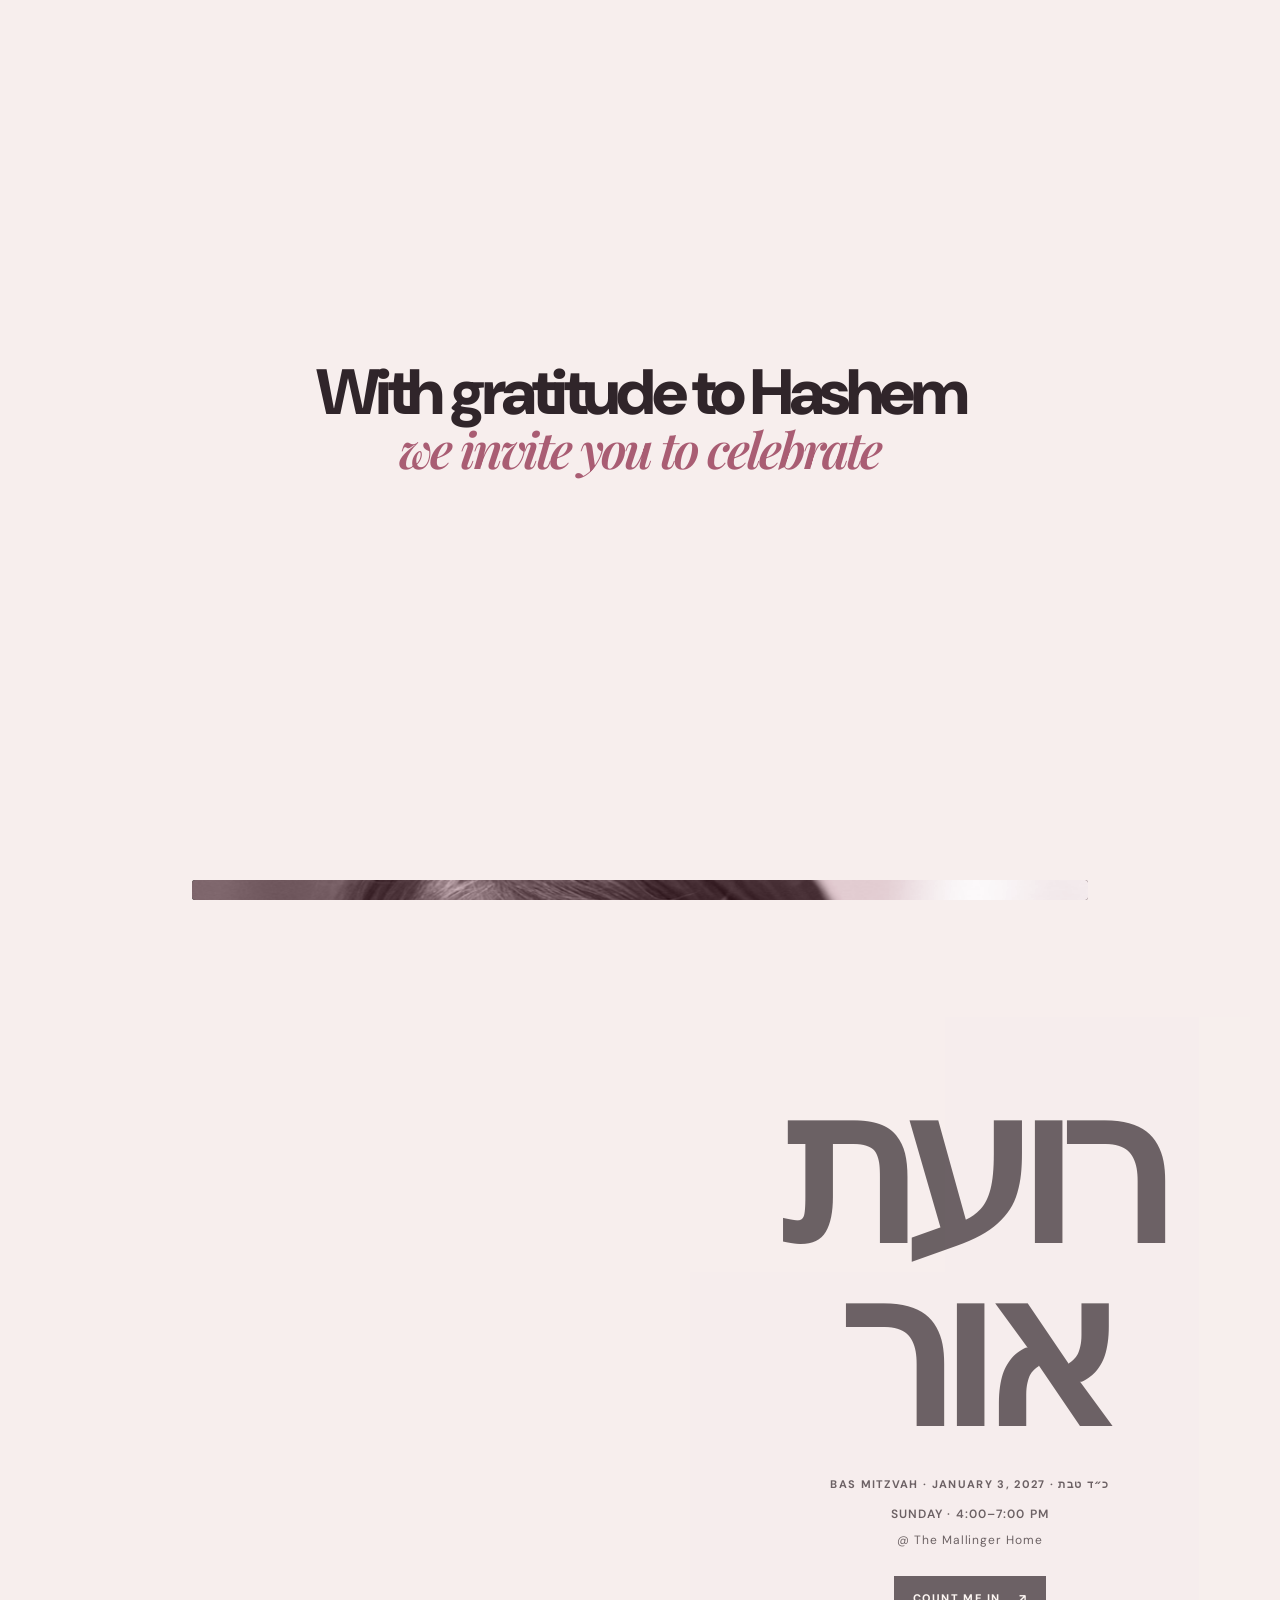
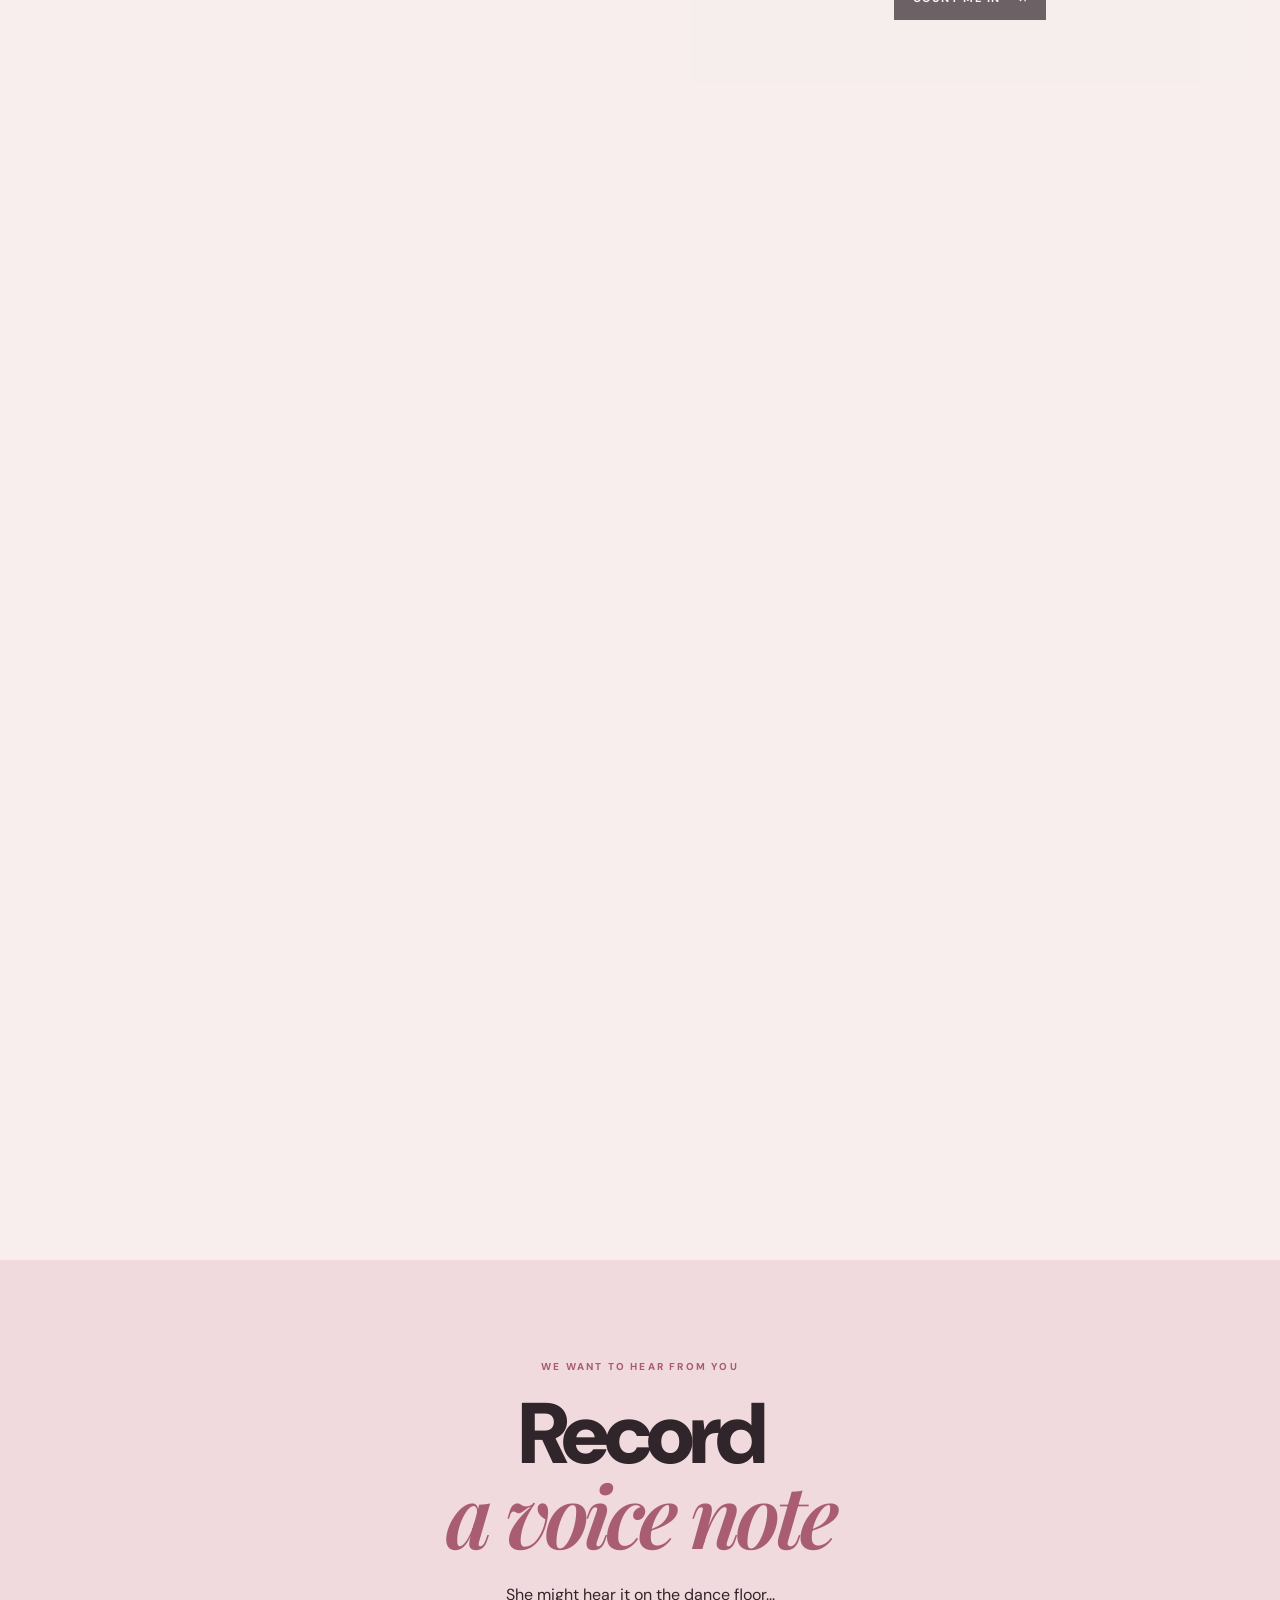
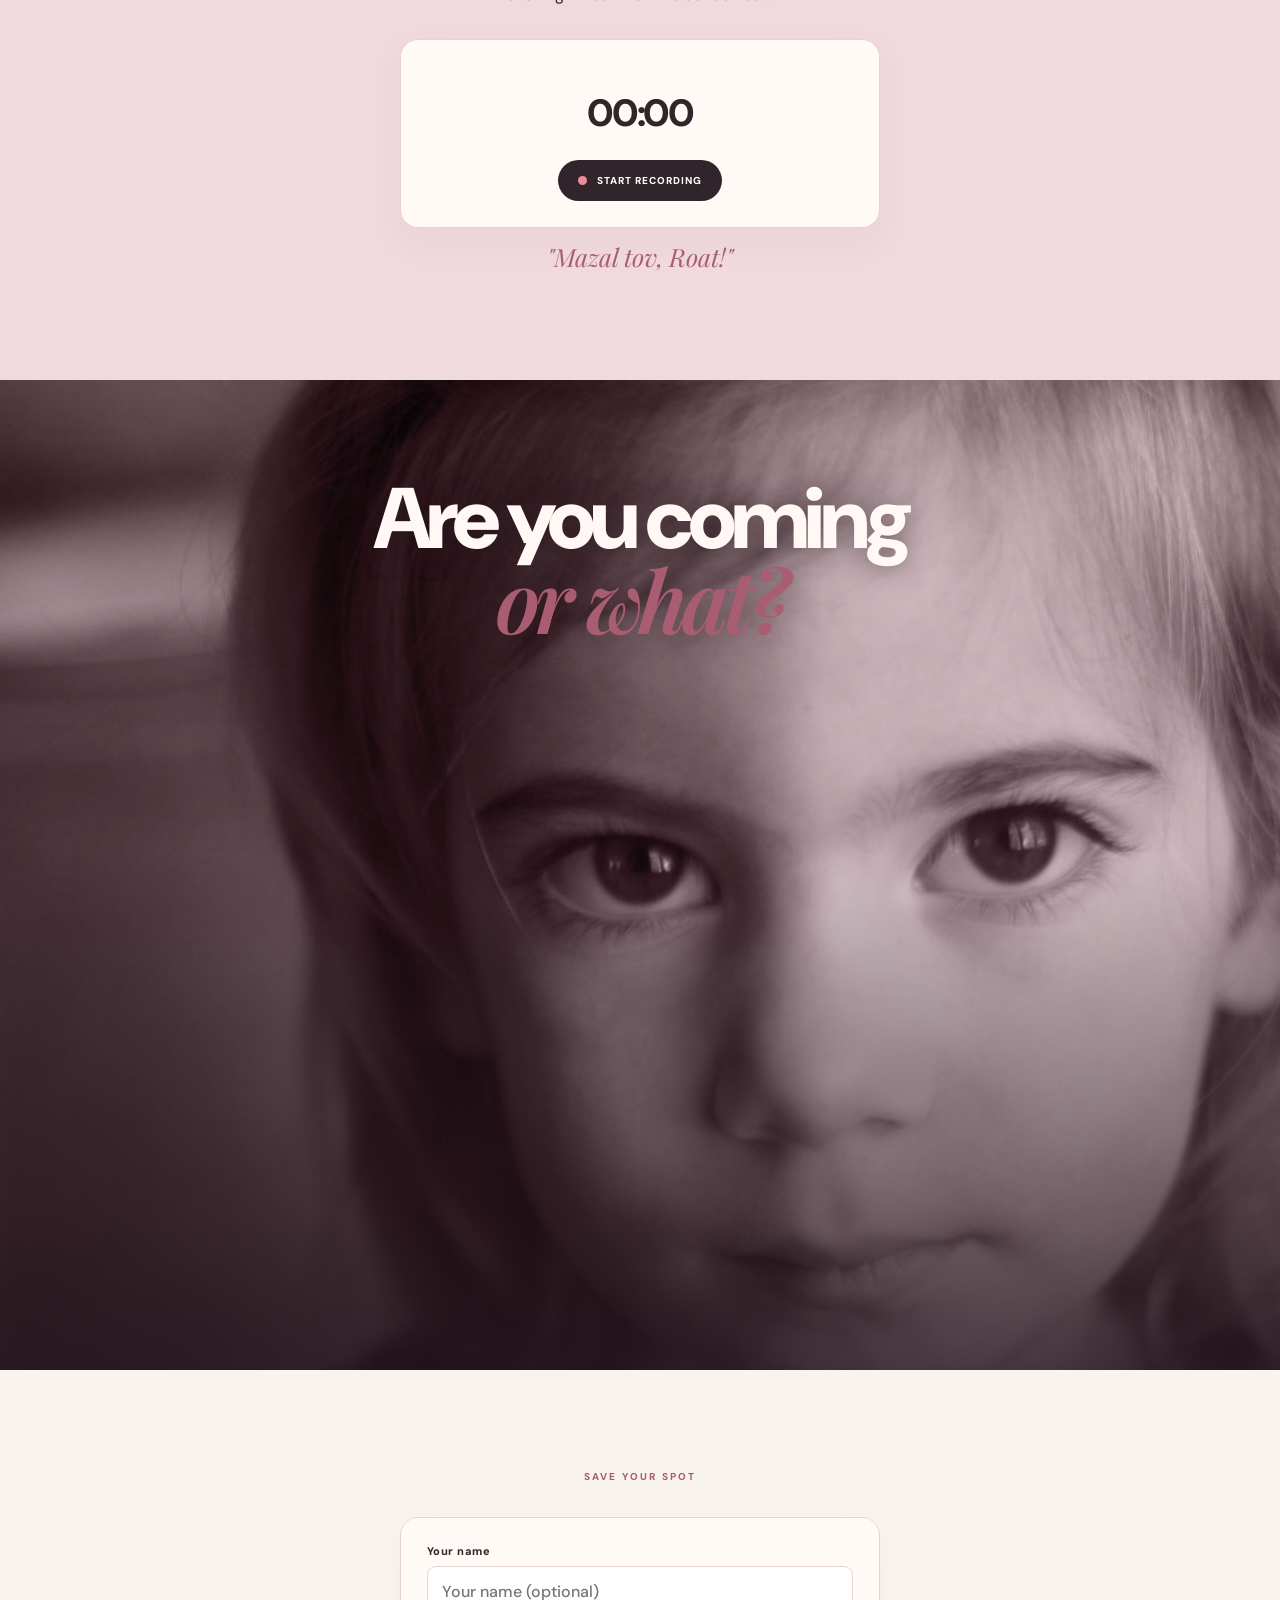
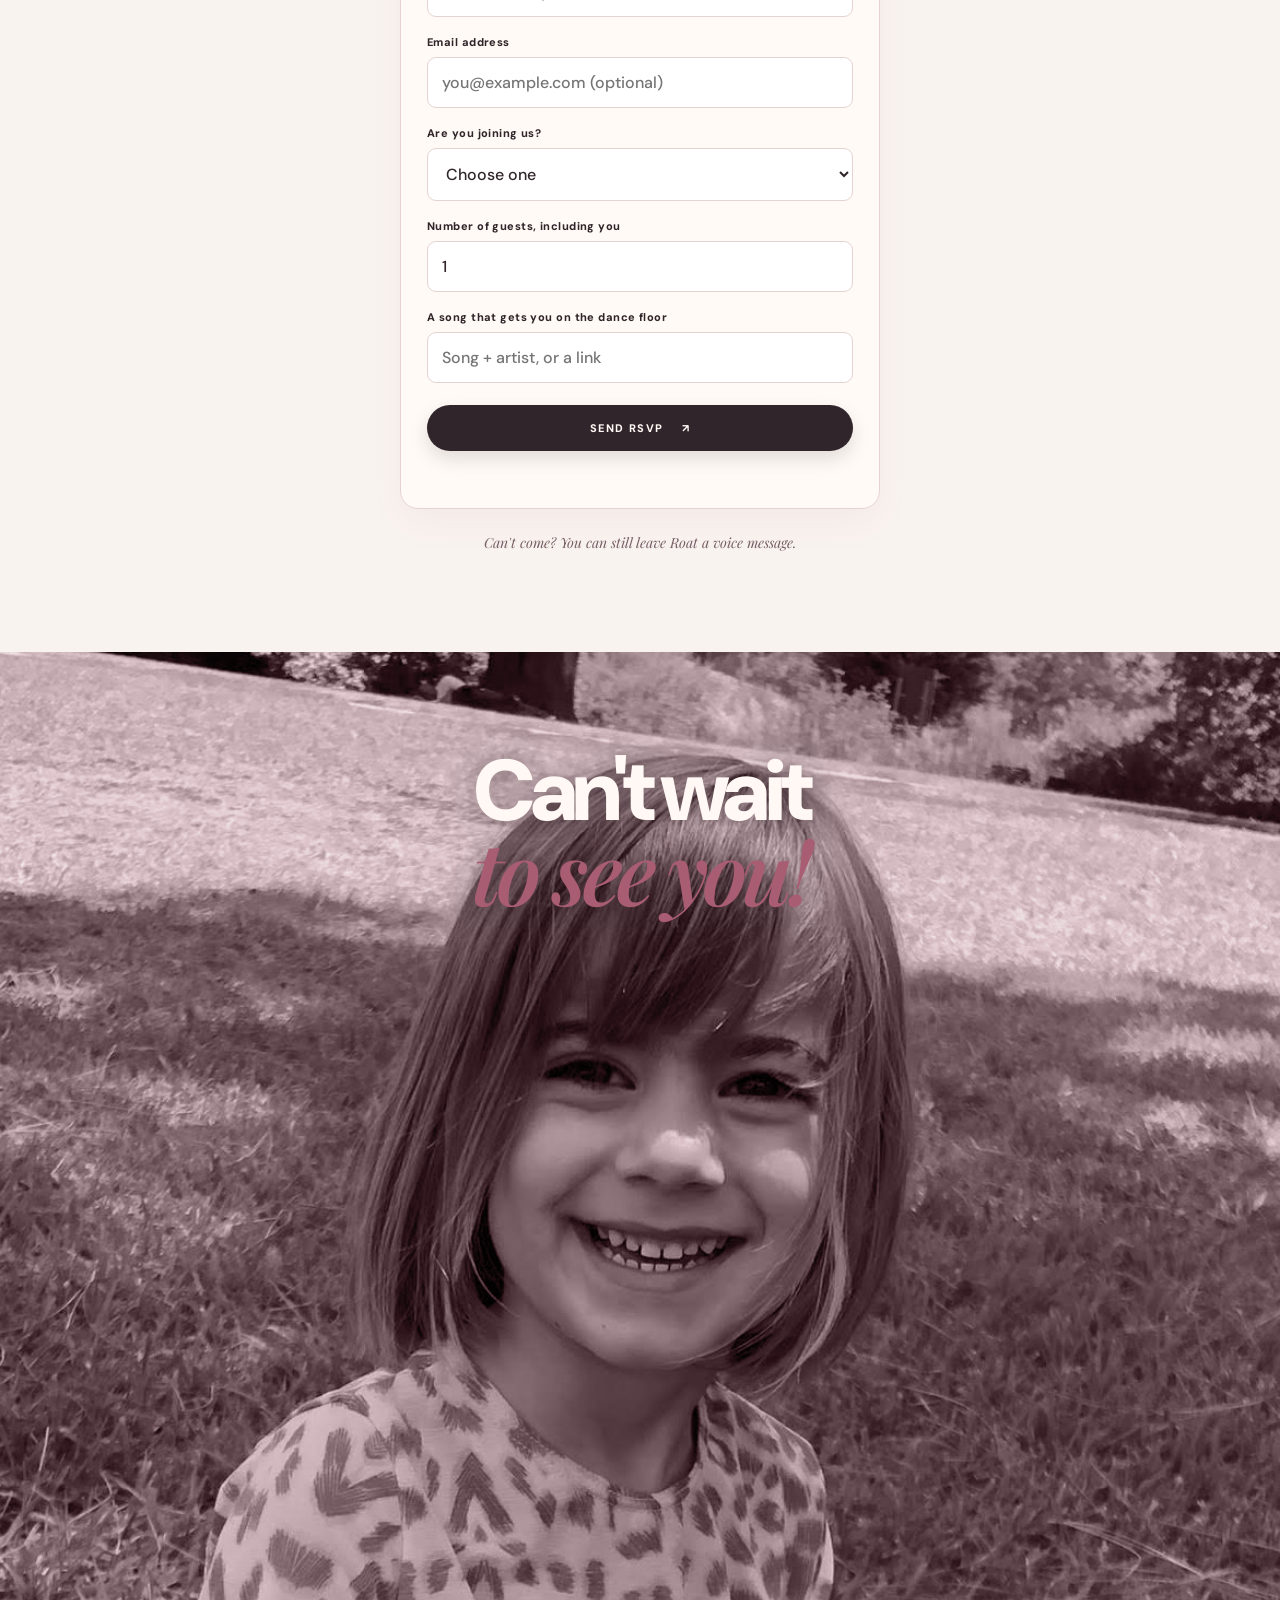
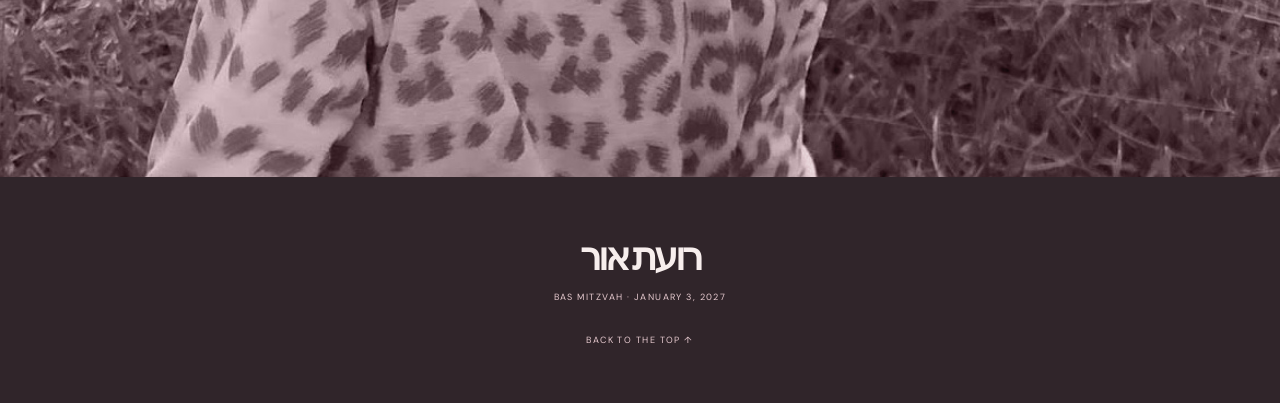
<file: index.html>
<!doctype html>
<html lang="en">
<head>
  <meta charset="utf-8">
  <meta name="viewport" content="width=device-width, initial-scale=1">
  <meta name="theme-color" content="#f7eeed">
  <title>רועת אור · Bas Mitzvah</title>
  <meta name="description" content="You're invited to celebrate Roat's Bas Mitzvah.">
  <meta property="og:type" content="website">
  <meta property="og:url" content="https://themallingers.github.io/roatsBasMitzvah/?v=3">
  <meta property="og:title" content="Roat's Bas Mitzvah · רועת אור">
  <meta property="og:description" content="You're invited to celebrate Roat's Bas Mitzvah · January 3, 2027 · 4–7 PM.">
  <meta property="og:image" content="https://themallingers.github.io/roatsBasMitzvah/roat1.jpg?v=3">
  <meta property="og:image:secure_url" content="https://themallingers.github.io/roatsBasMitzvah/roat1.jpg?v=3">
  <meta property="og:image:type" content="image/jpeg">
  <meta property="og:image:alt" content="Roat · Bas Mitzvah invitation">
  <meta name="twitter:card" content="summary_large_image">
  <meta name="twitter:title" content="Roat's Bas Mitzvah · רועת אור">
  <meta name="twitter:description" content="You're invited to celebrate Roat's Bas Mitzvah · January 3, 2027 · 4–7 PM.">
  <meta name="twitter:image" content="https://themallingers.github.io/roatsBasMitzvah/roat1.jpg?v=3">
  <meta name="twitter:image:alt" content="Roat · Bas Mitzvah invitation">
  <link rel="preconnect" href="https://fonts.googleapis.com">
  <link rel="preconnect" href="https://fonts.gstatic.com" crossorigin>
  <link href="https://fonts.googleapis.com/css2?family=DM+Sans:wght@400;500;600;700;800;900&family=Playfair+Display:ital,wght@1,600&display=swap" rel="stylesheet">
  <link rel="stylesheet" href="styles.css">
</head>
<body>
  <main>
    <section class="opening-screen" id="top" aria-label="Welcome">
      <p><span class="gratitude-heading">With gratitude to Hashem</span><br><span class="pink-italic">we invite you to celebrate</span></p>
    </section>

    <section class="hero-image-scene" aria-label="Roat">
      <div class="hero-stage">
        <div class="hero-image">
          <img src="roat1.jpg" alt="">
        </div>
        <header class="hero-details">
          <div class="hero-copy">
            <h1 class="hero-name" dir="rtl">רועת אור</h1>
            <p class="event-type">BAS MITZVAH · JANUARY 3, 2027 <span class="hebrew-date" dir="rtl">כ״ד טבת ·</span></p>
            <p class="hero-date">SUNDAY · 4:00–7:00 PM</p>
            <p class="hero-note">@ The Mallinger Home</p>
            <a class="primary-button" href="#rsvp">COUNT ME IN <span aria-hidden="true">↗</span></a>
          </div>
        </header>
      </div>
    </section>

    <section class="details section heat-section">
      <video class="heat-video" autoplay muted loop playsinline preload="metadata" aria-hidden="true">
        <source src="257593_tiny.mp4" type="video/mp4" media="(max-width: 700px)">
        <source src="fire.mp4" type="video/mp4">
      </video>
      <div class="heat-overlay" aria-hidden="true"></div>
      <div class="heat-content">
        <p class="eyebrow">THE PLAN</p>
        <h2>We'll bring<br><em class="pink-italic">the heat.</em></h2>
        <p class="details-copy">We'll have heaters and a bonfire to keep things cozy.</p>
        <div class="food-grid">
          <article><span class="food-icon">✳</span><h3>SUSHI BAR</h3></article>
          <article><span class="food-icon">♡</span><h3>SOUP BAR</h3></article>
          <article><span class="food-icon">✦</span><h3>HOT CHOCOLATE</h3></article>
          <article><span class="food-icon">🔥</span><h3>SMORES</h3></article>
        </div>
        <p class="warm-note">DRESS WARM — IT'S A WINTER NIGHT OUTSIDE.</p>
      </div>
    </section>

    <section class="voice section">
      <p class="eyebrow">WE WANT TO HEAR FROM YOU</p>
      <h2>Record<br><em class="pink-italic">a voice note</em></h2>
      <p>She might hear it on the dance floor...</p>
      <div class="form-card recorder-card">
        <div class="recording-time" id="recording-time">00:00</div>
        <div class="record-controls" id="record-controls">
          <button class="record-button" id="record-button" type="button"><span class="record-dot"></span><span id="record-label">START RECORDING</span></button>
          <button class="text-button" id="stop-button" type="button" hidden>STOP</button>
        </div>
        <div class="voice-review" id="voice-review" hidden>
          <audio id="preview-audio" controls></audio>
          <input id="voice-name" maxlength="100" placeholder="Your name (optional)" autocomplete="name" aria-label="Your name (optional)">
          <button class="secondary-button" id="submit-voice" type="button" disabled>SUBMIT</button>
        </div>
      </div>
      <p class="voice-prompt" id="voice-prompt" aria-live="polite">"Mazal tov, Roat!"</p>
    </section>

    <section class="mad-section" aria-label="Are you coming or what?">
      <img src="mad.JPG" alt="A playful invitation to Roat's Bas Mitzvah" loading="lazy">
      <h2 class="photo-heading">Are you coming<br><em class="pink-italic">or what?</em></h2>
    </section>

    <section class="rsvp section" id="rsvp">
      <p class="eyebrow">SAVE YOUR SPOT</p>
      <form id="rsvp-form" class="form-card">
        <label>Your name<input name="name" autocomplete="name" maxlength="100" placeholder="Your name (optional)"></label>
        <label>Email address<input name="email" type="email" autocomplete="email" maxlength="254" placeholder="you@example.com (optional)"></label>
        <label>Are you joining us?
          <select name="attending">
            <option value="">Choose one</option>
            <option value="yes">Yes, can't wait!</option>
            <option value="no">Sorry, can't make it</option>
          </select>
        </label>
        <label>Number of guests, including you
          <input name="guest_count" type="number" min="1" max="20" value="1">
        </label>
        <label>A song that gets you on the dance floor
          <input name="song" maxlength="500" placeholder="Song + artist, or a link">
        </label>
        <button class="primary-button form-submit" type="submit">SEND RSVP <span>↗</span></button>
        <p class="form-message" id="rsvp-message" role="status"></p>
      </form>
      <p class="still-invited">Can't come? You can still leave Roat a voice message.</p>
    </section>

    <section class="photo-section" aria-label="A photo of Roat">
      <h2 class="photo-speech-bubble photo-heading">Can't wait<br><em class="pink-italic">to see you!</em></h2>
      <img src="roatExcited.jpg" alt="Roat smiling in her car seat" loading="lazy">
    </section>

    <footer>
      <div class="footer-mark" dir="rtl">רועת אור</div>
      <p>BAS MITZVAH · JANUARY 3, 2027</p>
      <a href="#top">BACK TO THE TOP ↑</a>
    </footer>
  </main>
  <div class="toast" id="site-toast" role="status" aria-live="polite" aria-atomic="true"></div>
  <script type="module" src="app.js"></script>
</body>
</html>
</file>
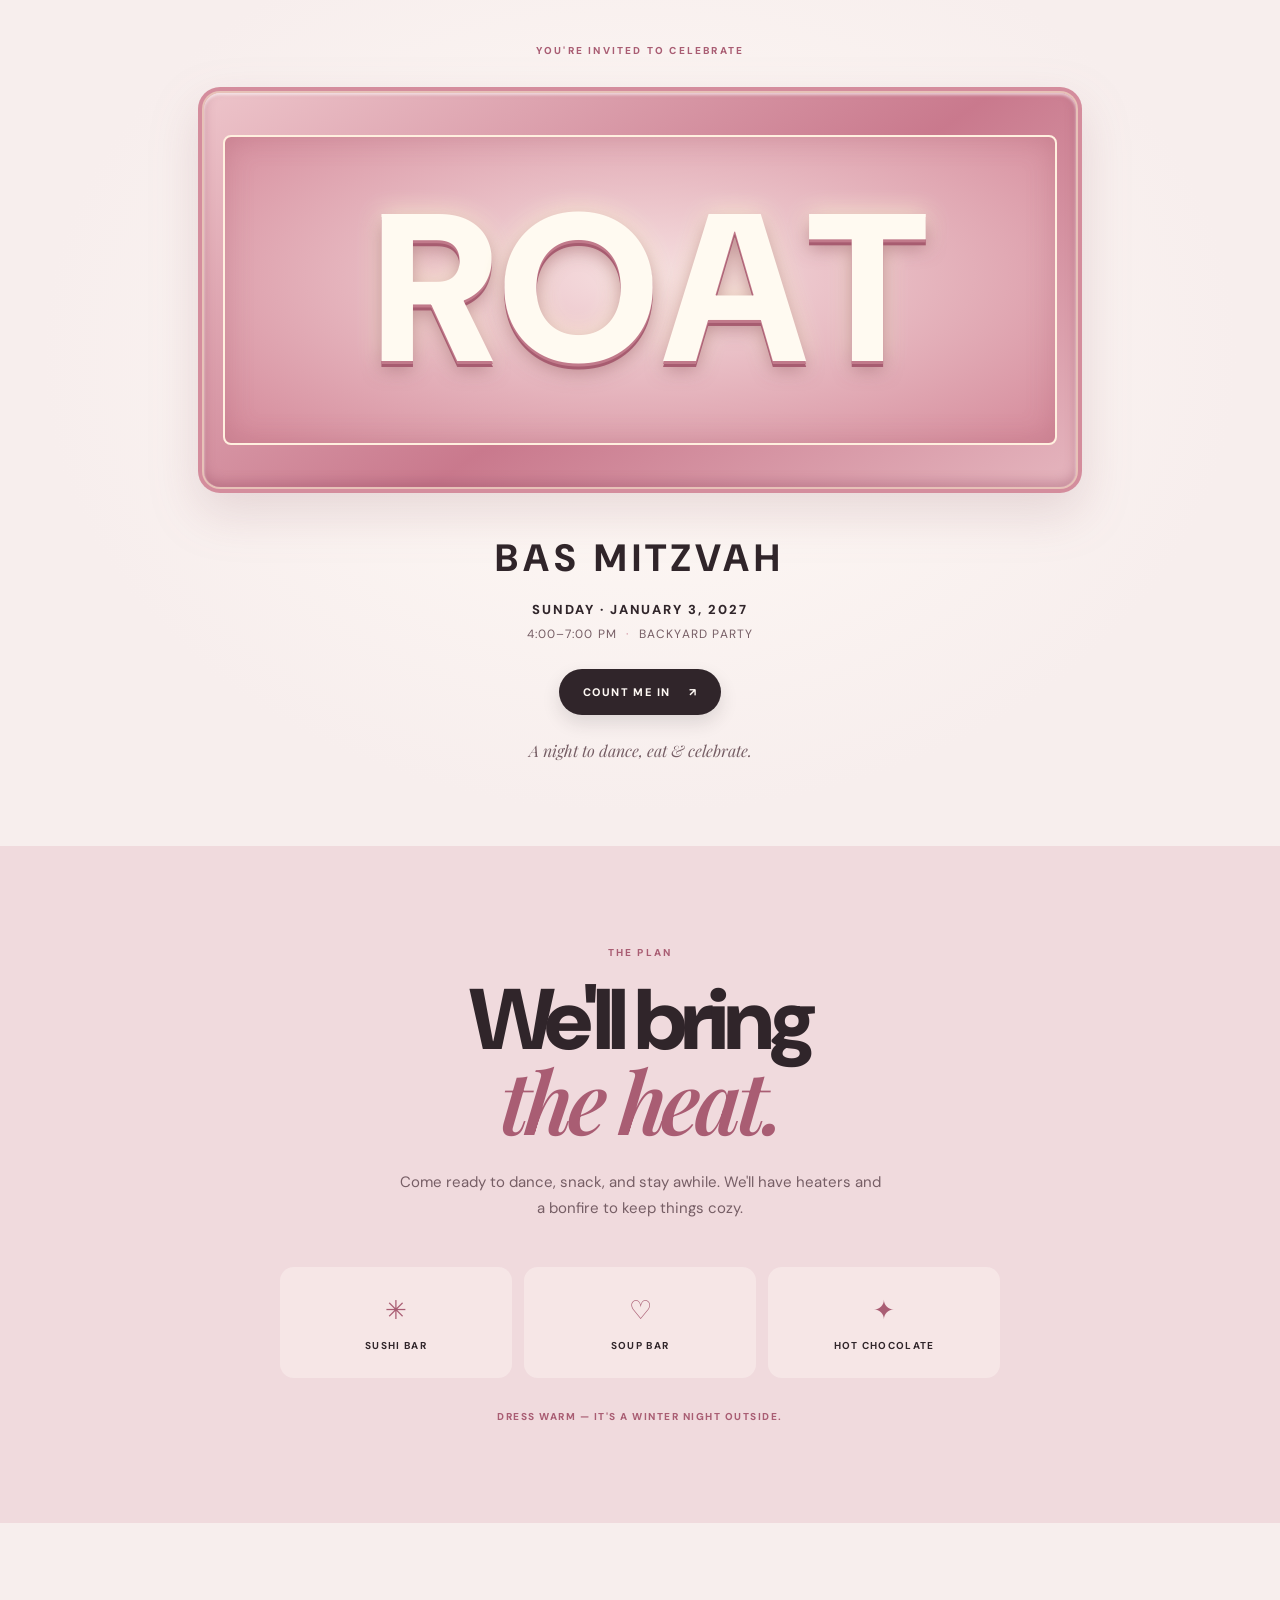
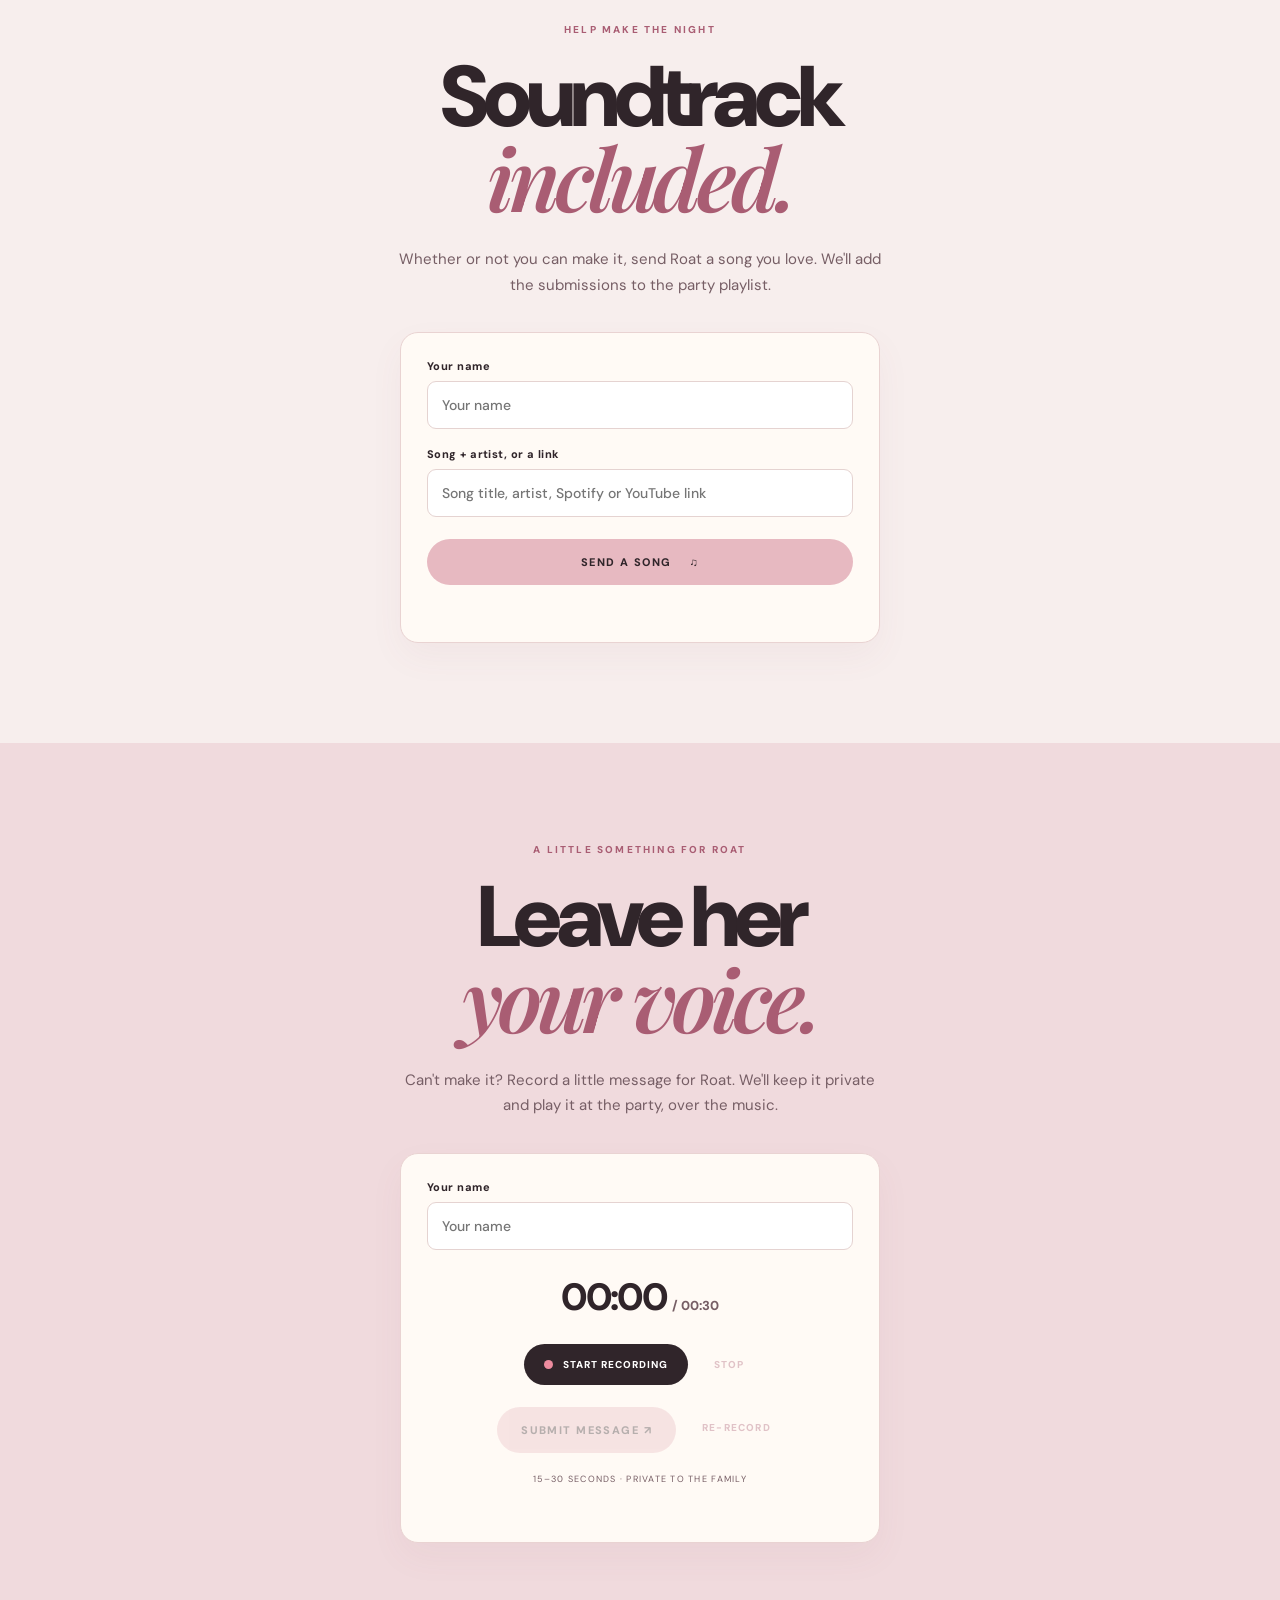
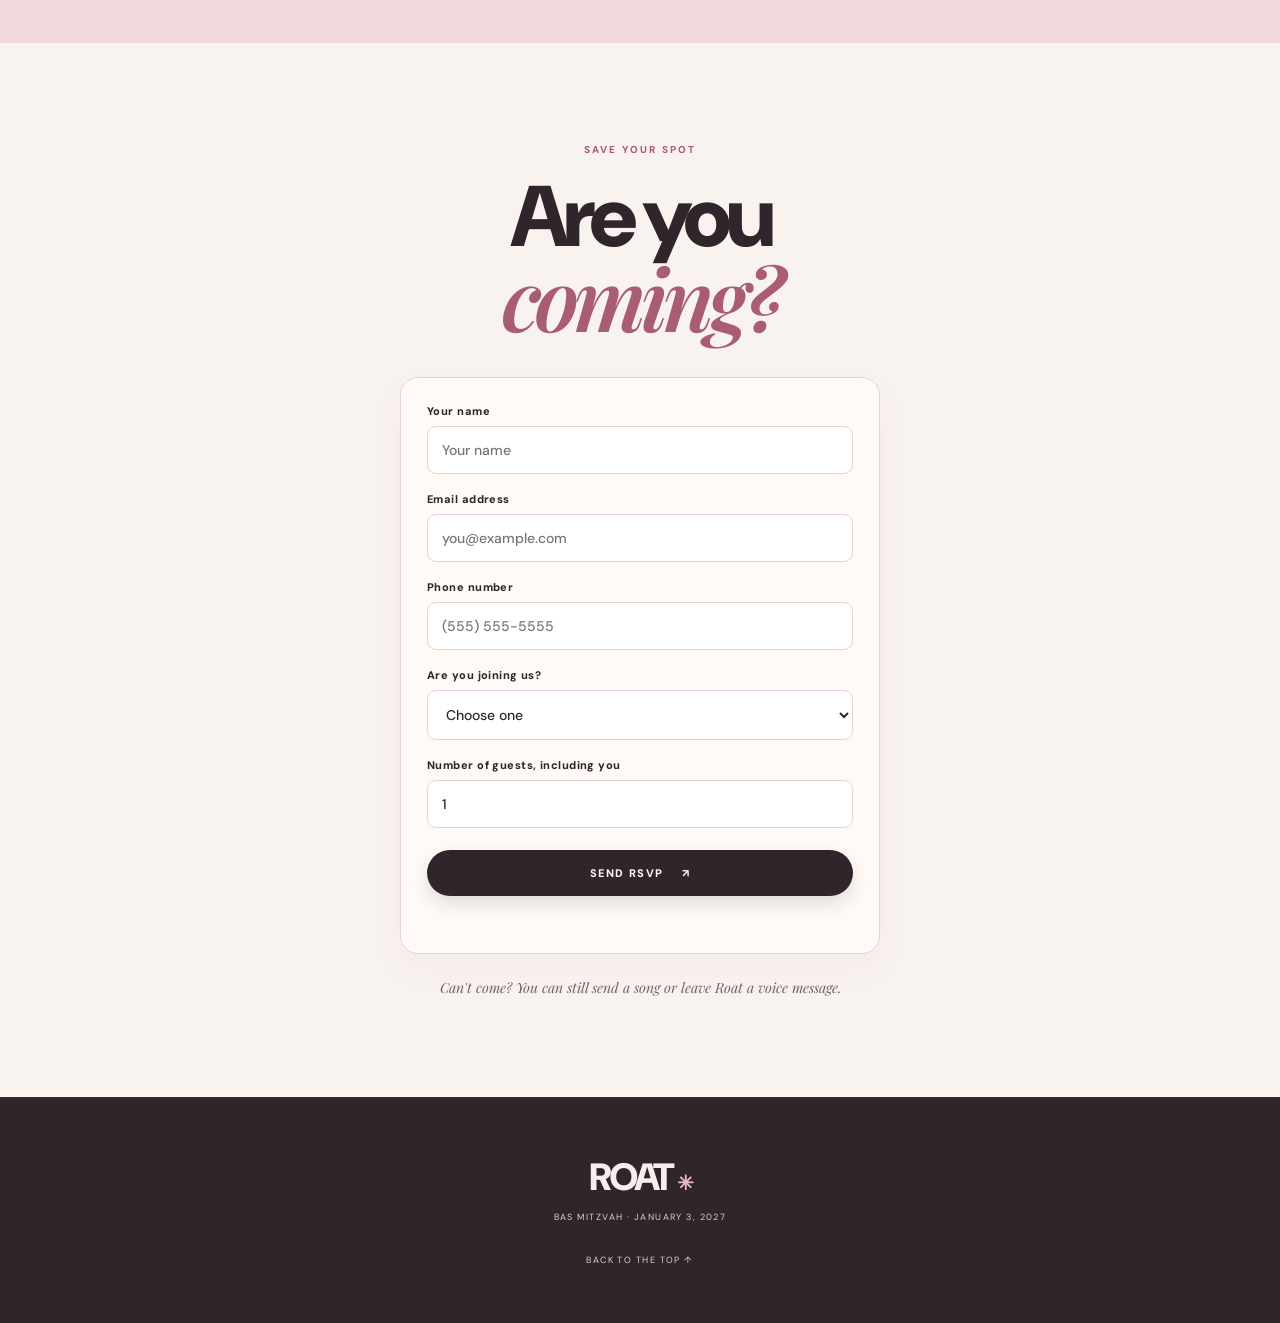
<file: roat-invitation/index.html>
<!doctype html>
<html lang="en">
<head>
  <meta charset="utf-8">
  <meta name="viewport" content="width=device-width, initial-scale=1">
  <meta name="theme-color" content="#f7eeed">
  <title>Roat · Bas Mitzvah</title>
  <meta name="description" content="You're invited to celebrate Roat's Bas Mitzvah.">
  <link rel="preconnect" href="https://fonts.googleapis.com">
  <link rel="preconnect" href="https://fonts.gstatic.com" crossorigin>
  <link href="https://fonts.googleapis.com/css2?family=DM+Sans:wght@400;500;600;700;800;900&family=Playfair+Display:ital,wght@1,600&display=swap" rel="stylesheet">
  <link rel="stylesheet" href="styles.css">
</head>
<body>
  <main>
    <header class="hero" id="top">
      <p class="eyebrow">YOU'RE INVITED TO CELEBRATE</p>
      <div class="marquee-wrap" aria-label="Roat">
        <div class="marquee" id="marquee">
          <div class="bulbs bulbs-top" aria-hidden="true"></div>
          <div class="marquee-face">
            <div class="marquee-word" aria-label="ROAT">
              <span>R</span><span>O</span><span>A</span><span>T</span>
            </div>
          </div>
          <div class="bulbs bulbs-bottom" aria-hidden="true"></div>
        </div>
      </div>
      <h1 class="event-type">BAS MITZVAH</h1>
      <p class="hero-date">SUNDAY · JANUARY 3, 2027</p>
      <p class="hero-time">4:00–7:00 PM <span>·</span> BACKYARD PARTY</p>
      <a class="primary-button" href="#rsvp">COUNT ME IN <span aria-hidden="true">↗</span></a>
      <p class="hero-note">A night to dance, eat & celebrate.</p>
    </header>

    <section class="details section">
      <p class="eyebrow">THE PLAN</p>
      <h2>We'll bring<br><em>the heat.</em></h2>
      <p class="details-copy">Come ready to dance, snack, and stay awhile. We'll have heaters and a bonfire to keep things cozy.</p>
      <div class="food-grid">
        <article><span class="food-icon">✳</span><h3>SUSHI BAR</h3></article>
        <article><span class="food-icon">♡</span><h3>SOUP BAR</h3></article>
        <article><span class="food-icon">✦</span><h3>HOT CHOCOLATE</h3></article>
      </div>
      <p class="warm-note">DRESS WARM — IT'S A WINTER NIGHT OUTSIDE.</p>
    </section>

    <section class="participate section">
      <p class="eyebrow">HELP MAKE THE NIGHT</p>
      <h2>Soundtrack<br><em>included.</em></h2>
      <p>Whether or not you can make it, send Roat a song you love. We'll add the submissions to the party playlist.</p>
      <form id="song-form" class="form-card">
        <label>Your name<input name="name" autocomplete="name" required maxlength="100" placeholder="Your name"></label>
        <label>Song + artist, or a link<input name="song" required maxlength="500" placeholder="Song title, artist, Spotify or YouTube link"></label>
        <button class="secondary-button" type="submit">SEND A SONG <span>♫</span></button>
        <p class="form-message" id="song-message" role="status"></p>
      </form>
    </section>

    <section class="voice section">
      <p class="eyebrow">A LITTLE SOMETHING FOR ROAT</p>
      <h2>Leave her<br><em>your voice.</em></h2>
      <p>Can't make it? Record a little message for Roat. We'll keep it private and play it at the party, over the music.</p>
      <div class="form-card recorder-card">
        <label>Your name<input id="voice-name" maxlength="100" placeholder="Your name" required></label>
        <div class="recording-time" id="recording-time">00:00 <span>/ 00:30</span></div>
        <div class="record-controls">
          <button class="record-button" id="record-button" type="button"><span class="record-dot"></span><span id="record-label">START RECORDING</span></button>
          <button class="text-button" id="stop-button" type="button" disabled>STOP</button>
        </div>
        <audio id="preview-audio" controls hidden></audio>
        <div class="record-actions">
          <button class="secondary-button" id="submit-voice" type="button" disabled>SUBMIT MESSAGE ↗</button>
          <button class="text-button" id="discard-voice" type="button" disabled>RE-RECORD</button>
        </div>
        <p class="microcopy">15–30 SECONDS · PRIVATE TO THE FAMILY</p>
        <p class="form-message" id="voice-message" role="status"></p>
      </div>
    </section>

    <section class="rsvp section" id="rsvp">
      <p class="eyebrow">SAVE YOUR SPOT</p>
      <h2>Are you<br><em>coming?</em></h2>
      <form id="rsvp-form" class="form-card">
        <label>Your name<input name="name" autocomplete="name" required maxlength="100" placeholder="Your name"></label>
        <label>Email address<input name="email" type="email" autocomplete="email" required maxlength="254" placeholder="you@example.com"></label>
        <label>Phone number<input name="phone" type="tel" autocomplete="tel" required maxlength="40" placeholder="(555) 555-5555"></label>
        <label>Are you joining us?
          <select name="attending" required>
            <option value="">Choose one</option>
            <option value="yes">Yes, can't wait!</option>
            <option value="no">Sorry, can't make it</option>
          </select>
        </label>
        <label>Number of guests, including you
          <input name="guest_count" type="number" min="1" max="20" value="1" required>
        </label>
        <button class="primary-button form-submit" type="submit">SEND RSVP <span>↗</span></button>
        <p class="form-message" id="rsvp-message" role="status"></p>
      </form>
      <p class="still-invited">Can't come? You can still send a song or leave Roat a voice message.</p>
    </section>

    <footer>
      <div class="footer-mark">ROAT<span>✳</span></div>
      <p>BAS MITZVAH · JANUARY 3, 2027</p>
      <a href="#top">BACK TO THE TOP ↑</a>
    </footer>
  </main>
  <script type="module" src="app.js"></script>
</body>
</html>
</file>
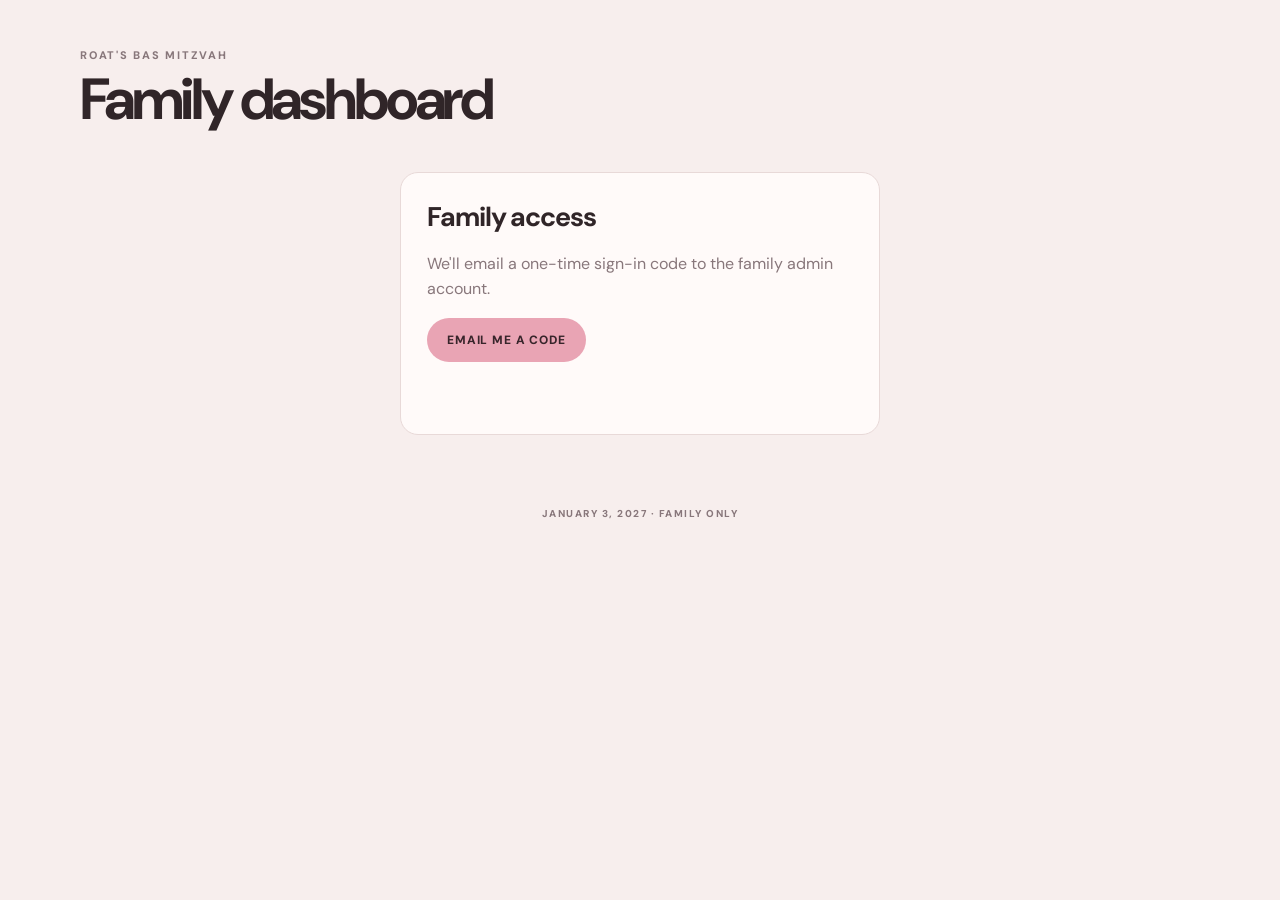
<file: admin.html>
<!doctype html>
<html lang="en">
<head>
  <meta charset="utf-8">
  <meta name="viewport" content="width=device-width, initial-scale=1">
  <meta name="theme-color" content="#f7eeed">
  <title>Family Dashboard · Roat</title>
  <link rel="preconnect" href="https://fonts.googleapis.com">
  <link rel="preconnect" href="https://fonts.gstatic.com" crossorigin>
  <link href="https://fonts.googleapis.com/css2?family=DM+Sans:wght@400;500;600;700;800;900&display=swap" rel="stylesheet">
  <link rel="stylesheet" href="admin.css">
</head>
<body>
  <main class="dashboard">
    <header class="dash-header">
      <div><p class="eyebrow">ROAT'S BAS MITZVAH</p><h1>Family dashboard</h1></div>
      <button id="sign-out" class="quiet-button" hidden>Sign out</button>
    </header>
    <section id="login-panel" class="panel login-panel">
      <h2>Family access</h2>
      <p>We'll email a one-time sign-in code to the family admin account.</p>
      <button id="send-code" class="primary-button">EMAIL ME A CODE</button>
      <form id="code-form" hidden>
        <label for="admin-code">Six-digit code</label>
        <input id="admin-code" inputmode="numeric" autocomplete="one-time-code" maxlength="6" required>
        <button class="primary-button" type="submit">OPEN DASHBOARD</button>
      </form>
      <p id="login-message" role="status"></p>
    </section>
    <section id="data-panel" hidden>
      <div class="stats">
        <article class="stat"><span>YES RSVPS</span><strong id="yes-count">0</strong></article>
        <article class="stat"><span>EXPECTED GUESTS</span><strong id="guest-count">0</strong></article>
        <article class="stat"><span>CAN'T MAKE IT</span><strong id="no-count">0</strong></article>
        <article class="stat"><span>SONG REQUESTS</span><strong id="song-count">0</strong></article>
      </div>
      <section class="panel">
        <div class="section-heading"><div><p class="eyebrow">THE GUEST LIST</p><h2>RSVPs</h2></div><button id="export-rsvps" class="quiet-button">EXPORT CSV ↓</button></div>
        <div class="table-wrap"><table><thead><tr><th>Name</th><th>Email</th><th>Phone</th><th>Attending</th><th>Guests</th><th>Dance floor song</th><th>Received</th></tr></thead><tbody id="rsvp-rows"></tbody></table></div>
      </section>
      <section class="panel">
        <div class="section-heading"><div><p class="eyebrow">THE PLAYLIST</p><h2>Song requests</h2></div><button id="export-songs" class="quiet-button">EXPORT CSV ↓</button></div>
        <div class="table-wrap"><table><thead><tr><th>Name</th><th>Song</th><th>Received</th></tr></thead><tbody id="song-rows"></tbody></table></div>
      </section>
      <section class="panel">
        <div class="section-heading"><div><p class="eyebrow">MESSAGES FOR ROAT</p><h2>Voice notes</h2></div></div>
        <div id="voice-list" class="voice-list"></div>
      </section>
      <p id="dashboard-message" role="status"></p>
    </section>
    <footer>JANUARY 3, 2027 · FAMILY ONLY</footer>
  </main>
  <script src="admin.js"></script>
</body>
</html>
</file>
<file: styles.css>
:root {
  --paper: #f7eeed; --pink: #e7b9c1; --rose: #ce8798; --deep: #a95d73;
  --ink: #30252a; --muted: #765e65; --gold: #e8c9a5; --white: #fffaf5;
  font-family: "DM Sans", sans-serif; color: var(--ink); background: var(--paper);
}
* { box-sizing: border-box; }
html { scroll-behavior: smooth; }
body { margin: 0; background: var(--paper); overflow-x: clip; }
main { overflow: visible; }
.eyebrow { font-size: 10px; letter-spacing: .22em; font-weight: 800; color: var(--deep); margin: 0 0 22px; }
.hero-name { color: #000; font-family: "DM Sans", sans-serif; font-size: clamp(104px, 22vw, 250px); font-weight: 900; line-height: .95; letter-spacing: -.08em; margin: 8px 0 26px; }
.event-type { font-size: clamp(22px, 5vw, 38px); letter-spacing: .13em; margin: 32px 0 18px; font-weight: 800; }
.hero-date { font-size: 13px; font-weight: 800; letter-spacing: .15em; margin: 0 0 8px; }
.hero-time { color: var(--muted); font-size: 12px; letter-spacing: .1em; margin: 0 0 27px; }.hero-time span { color: var(--rose); padding: 0 5px; }
.primary-button, .secondary-button { border: 0; border-radius: 100px; padding: 16px 24px; font: 800 11px "DM Sans", sans-serif; letter-spacing: .13em; cursor: pointer; text-decoration: none; display: inline-flex; justify-content: center; align-items: center; gap: 18px; transition: transform .2s, box-shadow .2s; }
.primary-button { color: var(--white); background: var(--ink); box-shadow: 0 8px 18px #30252a22; }.secondary-button { color: var(--ink); background: var(--pink); }
.primary-button:hover, .secondary-button:hover { transform: translateY(-2px); box-shadow: 0 10px 20px #30252a22; }
.hero-note { font-family: "Playfair Display", serif; font-style: italic; color: var(--muted); font-size: 16px; margin: 25px 0 0; }
.section { padding: 100px 22px; text-align: center; }.section h2 { font-size: clamp(48px, 9vw, 86px); line-height: .92; letter-spacing: -.07em; margin: 0 0 24px; font-weight: 900; }
.details { background: #f0dadd; }
.heat-section { position: relative; isolation: isolate; overflow: hidden; color: var(--white); background: #211b1b; }
.heat-video, .heat-overlay { position: absolute; inset: 0; width: 100%; height: 100%; }
.heat-video { z-index: 0; display: block; object-fit: cover; object-position: center; filter: grayscale(1); pointer-events: none; }
.heat-overlay {
  z-index: 1;
  background: linear-gradient(180deg, #ce879866, #ce87984d 48%, #a95d7380);
  pointer-events: none;
}
.heat-content { position: relative; z-index: 2; }
.heat-section .eyebrow, .heat-section .details-copy, .heat-section .warm-note { color: #fff4e8; }
.heat-section h2 em { color: #ffd2a3; }
.heat-section .food-grid article { background: #fff8efdf; color: var(--ink); }
.food-grid { width: min(100%, 920px); margin: 46px auto 30px; display: grid; grid-template-columns: repeat(4, minmax(0, 1fr)); gap: 14px; align-items: stretch; }.food-grid article { min-width: 0; min-height: 142px; display: flex; flex-direction: column; align-items: center; justify-content: center; background: #f9eeecaa; border-radius: 14px; padding: 24px 10px; }.food-icon { color: var(--deep); font-size: 30px; line-height: 1; min-height: 32px; display: grid; place-items: center; }.food-grid h3 { font-size: 10px; line-height: 1.35; letter-spacing: .12em; margin: 14px 0 0; }.warm-note { font-size: 10px; letter-spacing: .15em; font-weight: 800; color: var(--deep); margin: 32px 0 0; }
.participate { background: var(--paper); }.voice { background: #f0dadd; }.rsvp { background: #f9f3ef; }
.form-card { width: min(100%, 480px); margin: 34px auto 0; padding: 26px; background: #fffaf5; border: 1px solid #e9d3d2; border-radius: 18px; box-shadow: 0 14px 35px #8e52600d; text-align: left; }
label { display: block; font-size: 11px; font-weight: 800; letter-spacing: .04em; margin: 0 0 18px; } input, select { display: block; width: 100%; min-height: 48px; margin-top: 8px; border: 1px solid #e5d3d1; border-radius: 9px; background: #fff; padding: 14px; color: var(--ink); font: 500 16px "DM Sans", sans-serif; outline: none; } input:focus, select:focus { border-color: var(--rose); box-shadow: 0 0 0 3px #ce879822; }
.form-card .secondary-button, .form-submit { width: 100%; margin-top: 4px; }.form-message { min-height: 18px; color: var(--deep); font-size: 12px; line-height: 1.5; margin: 13px 0 0; text-align: center; }
.recorder-card { text-align: center; }.recorder-card label { text-align: left; }.recording-time { font-size: 38px; font-weight: 800; letter-spacing: -.06em; margin: 22px 0; }.recording-time span { font-size: 13px; color: var(--muted); letter-spacing: 0; }.record-controls, .record-actions { display: flex; justify-content: center; align-items: center; gap: 14px; }.record-button { border: 0; border-radius: 100px; background: var(--ink); color: white; padding: 14px 20px; font: 800 10px "DM Sans"; letter-spacing: .1em; display: flex; align-items: center; gap: 10px; cursor: pointer; }.record-dot { width: 9px; height: 9px; border-radius: 50%; background: #ed8b9e; }.record-button.is-recording .record-dot { animation: pulse 1s infinite; }.text-button { border: 0; background: none; color: var(--deep); font: 800 10px "DM Sans"; letter-spacing: .12em; cursor: pointer; padding: 12px; }.text-button:disabled, button:disabled { opacity: .35; cursor: not-allowed; }.record-actions { margin-top: 18px; flex-wrap: wrap; }.record-actions .secondary-button { width: auto; }.microcopy { color: var(--muted); font-size: 9px; letter-spacing: .14em; margin: 20px 0 0; } audio { width: 100%; margin-top: 20px; }.still-invited { max-width: 420px; margin: 24px auto 0; color: var(--muted); font: italic 14px "Playfair Display", serif; }
footer { padding: 55px 20px; background: var(--ink); color: var(--paper); text-align: center; } .footer-mark { font-size: 38px; font-weight: 900; letter-spacing: -.08em; } footer p, footer a { color: #e7cbd0; font-size: 9px; letter-spacing: .16em; text-decoration: none; } footer a { display: inline-block; margin-top: 22px; }
@keyframes pulse { 50% { box-shadow: 0 0 0 7px #ed8b9e33; } }
@media (prefers-reduced-motion: reduce) {
  html { scroll-behavior: auto; }
  *, *::before, *::after { animation-duration: .01ms; animation-iteration-count: 1; transition-duration: .01ms; }
  .record-button.is-recording .record-dot { animation: none; }
}
@media (max-width: 700px) { .food-grid { grid-template-columns: repeat(2, minmax(0, 1fr)); max-width: 520px; } }
@media (max-width: 520px) { .section { padding: 76px 18px; }.food-grid { gap: 7px; }.food-grid article { padding: 20px 4px; }.food-grid h3 { font-size: 8px; }.form-card { padding: 21px 17px; } }

/* Submission confirmation toast */
.toast { position: fixed; z-index: 1000; left: 50%; bottom: 26px; width: max-content; max-width: calc(100vw - 36px); padding: 15px 22px; border-radius: 999px; background: var(--ink); color: var(--white); box-shadow: 0 12px 34px #30252a35; font: 700 13px/1.4 "DM Sans", sans-serif; text-align: center; opacity: 0; transform: translate(-50%, 18px); pointer-events: none; transition: opacity .22s ease, transform .22s ease; }
.toast.is-visible { opacity: 1; transform: translate(-50%, 0); }
.toast.is-error { background: #8f344c; }


/* Full-page portrait moment beneath the RSVP */
.photo-section {
  position: relative;
  width: 100%;
  min-height: 125vh;
  min-height: 125svh;
  overflow: hidden;
  background: #171719;
}
.photo-section img {
  position: absolute;
  inset: 0;
  display: block;
  width: 100%;
  height: 100%;
  object-fit: cover;
  object-position: center 60%;
  filter: grayscale(1);
}
.photo-section::after {
  content: "";
  position: absolute;
  z-index: 1;
  inset: 0;
  background: #ce8798;
  opacity: .34;
  mix-blend-mode: color;
  pointer-events: none;
}
@media (max-width: 600px) {
  .photo-section img { object-position: center 55%; }
}


/* A little hello from Roat — keep it in the empty black space above her */

.mad-section {
  position: relative;
  min-height: 110vh;
  min-height: 110svh;
  overflow: hidden;
  display: grid;
  place-items: start center;
  isolation: isolate;
  background: #2b1e23;
}
.mad-section img {
  position: absolute;
  z-index: -3;
  inset: 0;
  width: 100%;
  height: 100%;
  object-fit: cover;
  object-position: center;
  filter: grayscale(1);
}
.mad-section::before {
  content: "";
  position: absolute;
  z-index: -2;
  inset: 0;
  background: #ce8798;
  opacity: .34;
  mix-blend-mode: color;
  pointer-events: none;
}
.mad-section::after {
  content: "";
  position: absolute;
  z-index: -1;
  inset: 0;
  background: linear-gradient(0deg, #24151dc9 0%, #24151d20 52%, #24151d12 100%);
}
.photo-section {
  position: relative;
  width: 100%;
  min-height: 125vh;
  min-height: 125svh;
  overflow: hidden;
  background: #171719;
}
.photo-section img {
  position: absolute;
  inset: 0;
  display: block;
  width: 100%;
  height: 100%;
  object-fit: cover;
  object-position: center 60%;
  filter: grayscale(1);
}
.photo-section::after {
  content: "";
  position: absolute;
  z-index: 1;
  inset: 0;
  background: #ce8798;
  opacity: .34;
  mix-blend-mode: color;
  pointer-events: none;
}
/* Match the regular section heading placement and editorial type hierarchy. */
.photo-heading {
  position: absolute;
  z-index: 3;
  top: 100px;
  left: 50%;
  transform: translateX(-50%);
  width: min(1000px, calc(100% - 44px));
  margin: 0;
  padding: 0;
  color: #fff8f4;
  font: 900 clamp(48px, 9vw, 86px)/.92 "DM Sans", sans-serif;
  letter-spacing: -.07em;
  text-align: center;
  text-shadow: 0 3px 28px #24151d80;
}

@media (max-width: 600px) {
  .mad-section { min-height: 95svh; }
  .photo-heading {
    top: 76px;
    width: calc(100% - 36px);
    font-size: clamp(42px, 10vw, 58px);
  }
  .photo-section img { object-position: center 55%; }
}


/* Keep the "Are you coming or what?" photo centered on mobile. */
@media (max-width: 600px) {
  .mad-section img {
    object-position: 50% 50%;
  }
}


/* Opening sequence: one source of truth for the intro, portrait reveal, and invitation. */
.opening-screen {
  position: relative;
  height: 100vh;
  height: 100svh;
  min-height: 0;
  display: grid;
  place-items: center;
  padding: 32px 24px 20px;
  background: var(--paper);
  text-align: center;
}
.opening-screen p {
  margin: 0;
  color: var(--ink);
  font-size: 50px;
  line-height: 1;
  letter-spacing: .18em;
  font-weight: 600;
  transform: translateY(-4vh);
  opacity: 0;
  animation: opening-copy-in 2s ease-out .4s forwards;
}
@keyframes opening-copy-in {
  from { opacity: 0; transform: translateY(-2vh); }
  to { opacity: 1; transform: translateY(-4vh); }
}
.hero-image-scene {
  position: relative;
  z-index: 1;
  height: 220vh;
  height: 220svh;
  margin-top: -20px;
  background: transparent;
}
.hero-stage {
  position: sticky;
  top: 0;
  height: 100vh;
  height: 100svh;
  overflow: hidden;
}
.hero-image-scene .hero-image {
  position: absolute;
  left: 0;
  right: 0;
  top: calc(100svh - 50px);
  width: 70vw;
  height: 50px;
  margin: 0 auto;
  overflow: hidden;
  border-radius: 3px 3px 0 0;
  background: #211b1b;
  will-change: width, height, border-radius;
}
.hero-image-scene .hero-image img {
  position: absolute;
  inset: 0;
  display: block;
  width: 100%;
  height: 100%;
  max-width: none;
  object-fit: cover;
  object-position: center top;
  transform: scale(1.2);
  will-change: transform;
}
.hero-image-scene .hero-image img {
  filter: grayscale(1);
}
.hero-image-scene .hero-image::after {
  content: "";
  position: absolute;
  z-index: 1;
  inset: 0;
  background: #ce8798;
  opacity: .34;
  mix-blend-mode: color;
  pointer-events: none;
}
.hero-details {
  position: absolute;
  z-index: 2;
  inset: 0;
  min-height: 100vh;
  min-height: 100svh;
  display: flex;
  align-items: center;
  justify-content: center;
  padding: 56px 24px;
  background: transparent;
}
.hero-details .hero-copy {
  width: min(560px, 100%);
  max-width: 560px;
  margin: 0;
  padding: clamp(28px, 5vw, 64px);
  background: rgba(247, 238, 237, .7);
  color: var(--ink);
  text-align: center;
}
.hero-details .hero-copy .hero-name {
  margin: 0 0 28px;
  color: var(--ink);
  font-size: clamp(112px, 18vw, 208px);
  line-height: .88;
  letter-spacing: -.075em;
  font-weight: 700;
}
.hero-details .hero-copy .event-type {
  margin: 0 0 12px;
  font-size: 11px;
  line-height: 1.7;
  letter-spacing: .12em;
  font-weight: 700;
}
.hero-details .hero-copy .hebrew-date {
  display: inline;
  white-space: nowrap;
  font: inherit;
  letter-spacing: inherit;
}
.hero-details .hero-copy .hero-date {
  margin: 0 0 10px;
  font-size: 12px;
  letter-spacing: .1em;
  font-weight: 600;
}
.hero-details .hero-copy .hero-note {
  margin: 0 0 28px;
  color: var(--ink);
  font-family: "DM Sans", sans-serif;
  font-size: 12px;
  font-style: normal;
  letter-spacing: .08em;
}
.hero-details .hero-copy .primary-button {
  margin-top: 0;
  border-radius: 0;
  padding: 15px 19px;
  background: var(--ink);
  box-shadow: none;
}
@media (max-width: 600px) {
  .opening-screen p {
    font-size: 23px;
    line-height: .9;
    letter-spacing: .14em;
  }
  .hero-image-scene .hero-image {
    width: 70vw;
  }
  .hero-details {
    padding: 44px 18px;
  }
  .hero-details .hero-copy {
    padding: 24px 12px;
  }
  .hero-details .hero-copy .hero-name {
    font-size: clamp(108px, 28vw, 160px);
  }
}
@media (prefers-reduced-motion: reduce) {
  .opening-screen p { opacity: 1; animation: none; transform: translateY(-4vh); }
  .hero-image-scene { height: 100svh; margin-top: 0; }
  .hero-stage { position: relative; top: auto; height: 100svh; }
  .hero-image-scene .hero-image {
    position: absolute;
    top: auto;
    width: 100%;
    height: 100svh;
    border-radius: 0;
  }
  .hero-image-scene .hero-image img { transform: none; }
}


/* Mobile: let the invitation card rise over the full-screen portrait. */
@media (max-width: 600px) {
  .hero-details {
    min-height: 100svh;
    align-items: flex-start;
    justify-content: center;
    padding: 44px 18px;
    background: transparent;
  }
  .hero-details .hero-copy {
    background: rgba(247, 238, 237, .7);
  }
}


/* Responsive opening composition: the invitation card enters over the portrait. */
.hero-details {
  justify-content: flex-end;
  padding: 56px 30px 56px 24px;
}
.hero-details .hero-copy {
  opacity: .7;
  transform: translateY(100vh);
  will-change: transform;
}
@media (max-width: 600px) {
  .hero-details {
    justify-content: center;
    padding: 32px 0;
  }
  .hero-details .hero-copy {
    width: 100%;
    max-width: none;
    padding: 24px 18px;
    background: rgba(247, 238, 237, .78);
  }
}


/* Temporarily hide the party-details / heat section. */
.heat-section { display: none; }


/* Desktop keeps the original full-screen portrait sequence. */
@media (min-width: 601px) {
  .hero-image-scene {
    height: 220vh;
    height: 220svh;
  }
  .hero-stage {
    display: contents;
  }
  .hero-image-scene .hero-image {
    position: sticky;
    top: calc(100svh - 50px);
    left: auto;
    right: auto;
  }
  .hero-details {
    position: relative;
    inset: auto;
    margin-top: -100svh;
    min-height: 100svh;
  }
}

/* Mobile: the card starts only after the portrait is centered, and lands
   exactly at the portrait's top edge instead of floating above it. */
@media (max-width: 600px) {
  .hero-image-scene {
    height: 220svh;
    margin-top: -70px;
  }
  .hero-stage {
    position: sticky;
    top: 0;
    height: 100svh;
    overflow: hidden;
  }
  .hero-image-scene .hero-image {
    position: absolute;
    left: 0;
    right: 0;
    top: 20px;
  }
  .hero-details {
    position: absolute;
    inset: 0;
    min-height: 100svh;
    margin: 0;
    padding: 0;
    align-items: flex-start;
    justify-content: flex-start;
  }
  .hero-details .hero-copy {
    width: 100vw;
    max-width: none;
    height: 70svh;
    min-height: 0;
    margin: 0;
    padding: 18px;
    display: flex;
    flex-direction: column;
    align-items: center;
    justify-content: center;
    background: rgba(247, 238, 237, .78);
  }
}


/* Shared pink italic treatment. Apply this class wherever the accent appears. */
.pink-italic {
  color: var(--deep);
  font-family: "Playfair Display", serif;
  font-style: italic;
  font-weight: 600;
  letter-spacing: -.06em;
}

/* Rotating prompt uses the shared pink italic treatment. */
.voice-prompt {
  min-height: 1.6em;
  margin: 12px auto 0;
  line-height: 1.4;
  text-align: center;
  opacity: 1;
  transition: opacity .45s ease;
  color: var(--deep);
  font: italic 25px "Playfair Display", serif
}
.voice-prompt.is-fading { opacity: 0; }
@media (prefers-reduced-motion: reduce) {
  .voice-prompt { transition: none; }
}

/* Mobile hero initial peek: 150px visible, portrait at half the viewport width. */
@media (max-width: 600px) {
  .hero-image-scene .hero-image {
    top: calc(100svh - 150px);
    width: 50vw;
    height: 150px;
  }
}


/* Prevent small horizontal overflow on narrow mobile screens. */
html,
body {
  width: 100%;
  max-width: 100%;
  overflow-x: clip;
}

@media (max-width: 600px) {
  main,
  .section,
  .opening-screen,
  .hero-image-scene,
  .hero-stage,
  .hero-details,
  .voice-prompt {
    min-width: 0;
    max-width: 100%;
  }

  .voice-prompt {
    width: 100%;
    padding-inline: 18px;
    overflow-wrap: anywhere;
  }

  .hero-details .hero-copy {
    width: 100%;
    max-width: 100%;
  }

  img,
  video,
  audio {
    max-width: 100%;
  }
}


/* Give the opening gratitude line the same bold editorial presence as the photo headings. */
.gratitude-heading {
  display: inline-block;
  color: var(--ink);
  font: 900 clamp(18px, 5.5vw, 64px)/.95 "DM Sans", sans-serif;
  letter-spacing: -.07em;
  white-space: nowrap;
}


/* Recorder review layout and iOS Safari input sizing. */
.recorder-card .voice-review {
  display: flex;
  flex-direction: column;
  gap: 14px;
}
.recorder-card .voice-review audio { margin: 0; }
.recorder-card #voice-name {
  display: block;
  width: 100%;
  min-height: 48px;
  margin: 0;
  font-size: 16px;
  text-align: left;
}
.recorder-card #submit-voice { width: 100%; margin: 0; }
.recorder-card .record-controls:has(+ .voice-review:not([hidden])) { margin-bottom: 18px; }
@media (max-width: 700px) {
  .recorder-card #voice-name { font-size: 16px; }
}


/* The audio player and name field stay hidden until a recording is ready. */
.recorder-card .voice-review[hidden] {
  display: none;
}
</file>
<file: roat-invitation/styles.css>
:root {
  --paper: #f7eeed; --pink: #e7b9c1; --rose: #ce8798; --deep: #a95d73;
  --ink: #30252a; --muted: #765e65; --gold: #e8c9a5; --white: #fffaf5;
  font-family: "DM Sans", sans-serif; color: var(--ink); background: var(--paper);
}
* { box-sizing: border-box; }
html { scroll-behavior: smooth; }
body { margin: 0; background: var(--paper); }
main { overflow: hidden; }
.hero { min-height: 94vh; padding: 34px 20px 76px; display: flex; flex-direction: column; align-items: center; justify-content: center; text-align: center; background: radial-gradient(ellipse at 50% 42%, #fffaf6 0%, var(--paper) 66%); }
.eyebrow { font-size: 10px; letter-spacing: .22em; font-weight: 800; color: var(--deep); margin: 0 0 22px; }
.marquee-wrap { width: min(900px, 94vw); padding: 14px; filter: drop-shadow(0 20px 24px #8b4b5b2b); }
.marquee { position: relative; padding: 19px; border-radius: 16px; background: linear-gradient(145deg, #edc4ca, #c9798d 55%, #e5b5be); box-shadow: inset 0 2px 3px #fff9, inset 0 -5px 12px #8e435b55, 0 0 0 2px #e7c2b8, 0 0 0 6px #d48d9d; }
.marquee-face { min-height: clamp(160px, 29vw, 310px); display: grid; place-items: center; border: 2px solid #fff0df; border-radius: 8px; background: radial-gradient(ellipse at 50% 45%, #f6dfe0, #d68d9d 95%); box-shadow: inset 0 0 28px #9b526044; }
.marquee-word { display: flex; align-items: center; justify-content: center; gap: clamp(3px, 2vw, 20px); color: #fffaf1; font-size: clamp(76px, 18vw, 210px); font-weight: 900; line-height: .9; letter-spacing: -.09em; text-shadow: 0 3px 0 #c17a8b, 0 6px 0 #a75c70, 0 9px 18px #8d435b88, 0 0 24px #fff4d9; }
.marquee-word span { animation: letter-glow 3.8s infinite; }
.marquee-word span:nth-child(2) { animation-delay: .25s; }.marquee-word span:nth-child(3) { animation-delay: .5s; }.marquee-word span:nth-child(4) { animation-delay: .75s; }
.bulbs { display: flex; justify-content: space-around; align-items: center; height: 13px; }
.bulbs-top { margin-bottom: 10px; }.bulbs-bottom { margin-top: 10px; }
.bulb { width: 9px; height: 9px; flex: 0 0 9px; border-radius: 50%; background: #fff0c9; box-shadow: 0 0 5px 2px #fff0c9, 0 0 13px 4px #ffe5bb; animation: bulb-flicker 2.8s infinite; }
.bulb:nth-child(3n) { animation-delay: .45s; }.bulb:nth-child(4n) { animation-delay: .9s; }
.event-type { font-size: clamp(22px, 5vw, 38px); letter-spacing: .13em; margin: 32px 0 18px; font-weight: 800; }
.hero-date { font-size: 13px; font-weight: 800; letter-spacing: .15em; margin: 0 0 8px; }
.hero-time { color: var(--muted); font-size: 12px; letter-spacing: .1em; margin: 0 0 27px; }.hero-time span { color: var(--rose); padding: 0 5px; }
.primary-button, .secondary-button { border: 0; border-radius: 100px; padding: 16px 24px; font: 800 11px "DM Sans", sans-serif; letter-spacing: .13em; cursor: pointer; text-decoration: none; display: inline-flex; justify-content: center; align-items: center; gap: 18px; transition: transform .2s, box-shadow .2s; }
.primary-button { color: var(--white); background: var(--ink); box-shadow: 0 8px 18px #30252a22; }.secondary-button { color: var(--ink); background: var(--pink); }
.primary-button:hover, .secondary-button:hover { transform: translateY(-2px); box-shadow: 0 10px 20px #30252a22; }
.hero-note { font-family: "Playfair Display", serif; font-style: italic; color: var(--muted); font-size: 16px; margin: 25px 0 0; }
.section { padding: 100px 22px; text-align: center; }.section h2 { font-size: clamp(48px, 9vw, 86px); line-height: .92; letter-spacing: -.07em; margin: 0 0 24px; font-weight: 900; }.section h2 em { color: var(--deep); font-family: "Playfair Display", serif; font-weight: 600; letter-spacing: -.06em; }
.details { background: #f0dadd; }.details-copy, .participate > p:not(.eyebrow), .voice > p:not(.eyebrow) { max-width: 490px; margin: 0 auto; color: var(--muted); line-height: 1.7; font-size: 15px; }
.food-grid { max-width: 720px; margin: 46px auto 30px; display: grid; grid-template-columns: repeat(3,1fr); gap: 12px; }.food-grid article { background: #f9eeecaa; border-radius: 14px; padding: 26px 8px; }.food-icon { color: var(--deep); font-size: 26px; }.food-grid h3 { font-size: 10px; letter-spacing: .13em; margin: 12px 0 0; }.warm-note { font-size: 10px; letter-spacing: .15em; font-weight: 800; color: var(--deep); margin: 32px 0 0; }
.participate { background: var(--paper); }.voice { background: #f0dadd; }.rsvp { background: #f9f3ef; }
.form-card { width: min(100%, 480px); margin: 34px auto 0; padding: 26px; background: #fffaf5; border: 1px solid #e9d3d2; border-radius: 18px; box-shadow: 0 14px 35px #8e52600d; text-align: left; }
label { display: block; font-size: 11px; font-weight: 800; letter-spacing: .04em; margin: 0 0 18px; } input, select { display: block; width: 100%; margin-top: 8px; border: 1px solid #e5d3d1; border-radius: 9px; background: #fff; padding: 14px; color: var(--ink); font: 500 14px "DM Sans", sans-serif; outline: none; } input:focus, select:focus { border-color: var(--rose); box-shadow: 0 0 0 3px #ce879822; }
.form-card .secondary-button, .form-submit { width: 100%; margin-top: 4px; }.form-message { min-height: 18px; color: var(--deep); font-size: 12px; line-height: 1.5; margin: 13px 0 0; text-align: center; }
.recorder-card { text-align: center; }.recorder-card label { text-align: left; }.recording-time { font-size: 38px; font-weight: 800; letter-spacing: -.06em; margin: 22px 0; }.recording-time span { font-size: 13px; color: var(--muted); letter-spacing: 0; }.record-controls, .record-actions { display: flex; justify-content: center; align-items: center; gap: 14px; }.record-button { border: 0; border-radius: 100px; background: var(--ink); color: white; padding: 14px 20px; font: 800 10px "DM Sans"; letter-spacing: .1em; display: flex; align-items: center; gap: 10px; cursor: pointer; }.record-dot { width: 9px; height: 9px; border-radius: 50%; background: #ed8b9e; }.record-button.is-recording .record-dot { animation: pulse 1s infinite; }.text-button { border: 0; background: none; color: var(--deep); font: 800 10px "DM Sans"; letter-spacing: .12em; cursor: pointer; padding: 12px; }.text-button:disabled, button:disabled { opacity: .35; cursor: not-allowed; }.record-actions { margin-top: 18px; flex-wrap: wrap; }.record-actions .secondary-button { width: auto; }.microcopy { color: var(--muted); font-size: 9px; letter-spacing: .14em; margin: 20px 0 0; } audio { width: 100%; margin-top: 20px; }.still-invited { max-width: 420px; margin: 24px auto 0; color: var(--muted); font: italic 14px "Playfair Display", serif; }
footer { padding: 55px 20px; background: var(--ink); color: var(--paper); text-align: center; } .footer-mark { font-size: 38px; font-weight: 900; letter-spacing: -.08em; }.footer-mark span { color: var(--pink); font-size: 20px; margin-left: 5px; } footer p, footer a { color: #e7cbd0; font-size: 9px; letter-spacing: .16em; text-decoration: none; } footer a { display: inline-block; margin-top: 22px; }
@keyframes bulb-flicker { 0%, 100% { opacity: 1; } 48% { opacity: .72; } 52% { opacity: 1; } }
@keyframes letter-glow { 0%, 100% { text-shadow: 0 3px 0 #c17a8b, 0 6px 0 #a75c70, 0 9px 18px #8d435b88, 0 0 24px #fff4d9; } 50% { text-shadow: 0 3px 0 #c17a8b, 0 6px 0 #a75c70, 0 9px 22px #8d435b88, 0 0 34px #fff; } }
@keyframes pulse { 50% { box-shadow: 0 0 0 7px #ed8b9e33; } }
@media (prefers-reduced-motion: reduce) { *, *::before, *::after { scroll-behavior: auto !important; animation-duration: .01ms !important; animation-iteration-count: 1 !important; transition-duration: .01ms !important; } }
@media (max-width: 520px) { .hero { min-height: auto; padding-top: 65px; padding-bottom: 75px; }.marquee { padding: 12px; }.marquee-wrap { padding: 9px; }.bulb { width: 6px; height: 6px; flex-basis: 6px; }.section { padding: 76px 18px; }.food-grid { gap: 7px; }.food-grid article { padding: 20px 4px; }.food-grid h3 { font-size: 8px; }.form-card { padding: 21px 17px; } }
</file>
<file: admin.css>
:root{color-scheme:light;--ink:#302528;--muted:#88777b;--paper:#f7eeed;--pink:#e9a4b4;--line:#e8d9d8;--white:#fffaf9}
*{box-sizing:border-box}
body{margin:0;background:var(--paper);color:var(--ink);font-family:"DM Sans",sans-serif}
.dashboard{width:min(1120px,calc(100% - 40px));margin:0 auto;padding:48px 0 32px}
.dash-header,.section-heading{display:flex;align-items:center;justify-content:space-between;gap:20px}
.eyebrow{font-size:11px;font-weight:800;letter-spacing:.16em;color:var(--muted);margin:0 0 8px}
h1{font-size:clamp(34px,6vw,58px);line-height:1;margin:0;letter-spacing:-.055em}
h2{font-size:27px;letter-spacing:-.04em;margin:0 0 18px}
.panel{background:var(--white);border:1px solid var(--line);border-radius:18px;padding:26px;margin:26px 0}
.login-panel{max-width:480px;margin:44px auto}
.login-panel p{color:var(--muted);line-height:1.55}
label{display:block;font-size:13px;font-weight:700;margin:18px 0 8px}
input{display:block;width:100%;padding:14px;border:1px solid var(--line);border-radius:9px;background:white;font:inherit;margin:8px 0 16px}
.primary-button,.quiet-button{font:inherit;font-size:12px;font-weight:800;letter-spacing:.07em;border:0;border-radius:999px;padding:14px 20px;cursor:pointer}
.primary-button{background:var(--pink);color:#38252b}
.quiet-button{background:transparent;border:1px solid var(--line);color:var(--ink)}
button:disabled{opacity:.5;cursor:wait}
#login-message,#dashboard-message{font-size:13px;color:var(--muted);min-height:20px}
.stats{display:grid;grid-template-columns:repeat(4,1fr);gap:14px;margin:28px 0}
.stat{background:var(--white);border:1px solid var(--line);border-radius:15px;padding:20px}
.stat span{display:block;color:var(--muted);font-size:10px;font-weight:800;letter-spacing:.12em}
.stat strong{display:block;font-size:38px;letter-spacing:-.05em;margin-top:6px}
.table-wrap{overflow:auto}
table{width:100%;border-collapse:collapse;font-size:13px;white-space:nowrap}
th,td{text-align:left;padding:13px 12px;border-bottom:1px solid var(--line)}
th{font-size:10px;color:var(--muted);letter-spacing:.1em;text-transform:uppercase}
.voice-list{display:grid;grid-template-columns:repeat(auto-fit,minmax(260px,1fr));gap:14px}
.voice-card{border:1px solid var(--line);border-radius:12px;padding:16px;min-width:0}
.voice-card strong{display:block}
.voice-card p{font-size:12px;color:var(--muted)}
.voice-card audio{width:100%;margin:10px 0}
.voice-card a{font-size:11px;font-weight:800;letter-spacing:.06em;color:var(--ink)}
footer{text-align:center;color:var(--muted);font-size:10px;font-weight:800;letter-spacing:.15em;padding:28px}
[hidden]{display:none!important}
@media(max-width:700px){.dashboard{width:min(100% - 28px,1120px);padding-top:28px}.stats{grid-template-columns:repeat(2,1fr)}.panel{padding:18px}.dash-header{align-items:flex-start}.section-heading{align-items:flex-start}}
</file>
